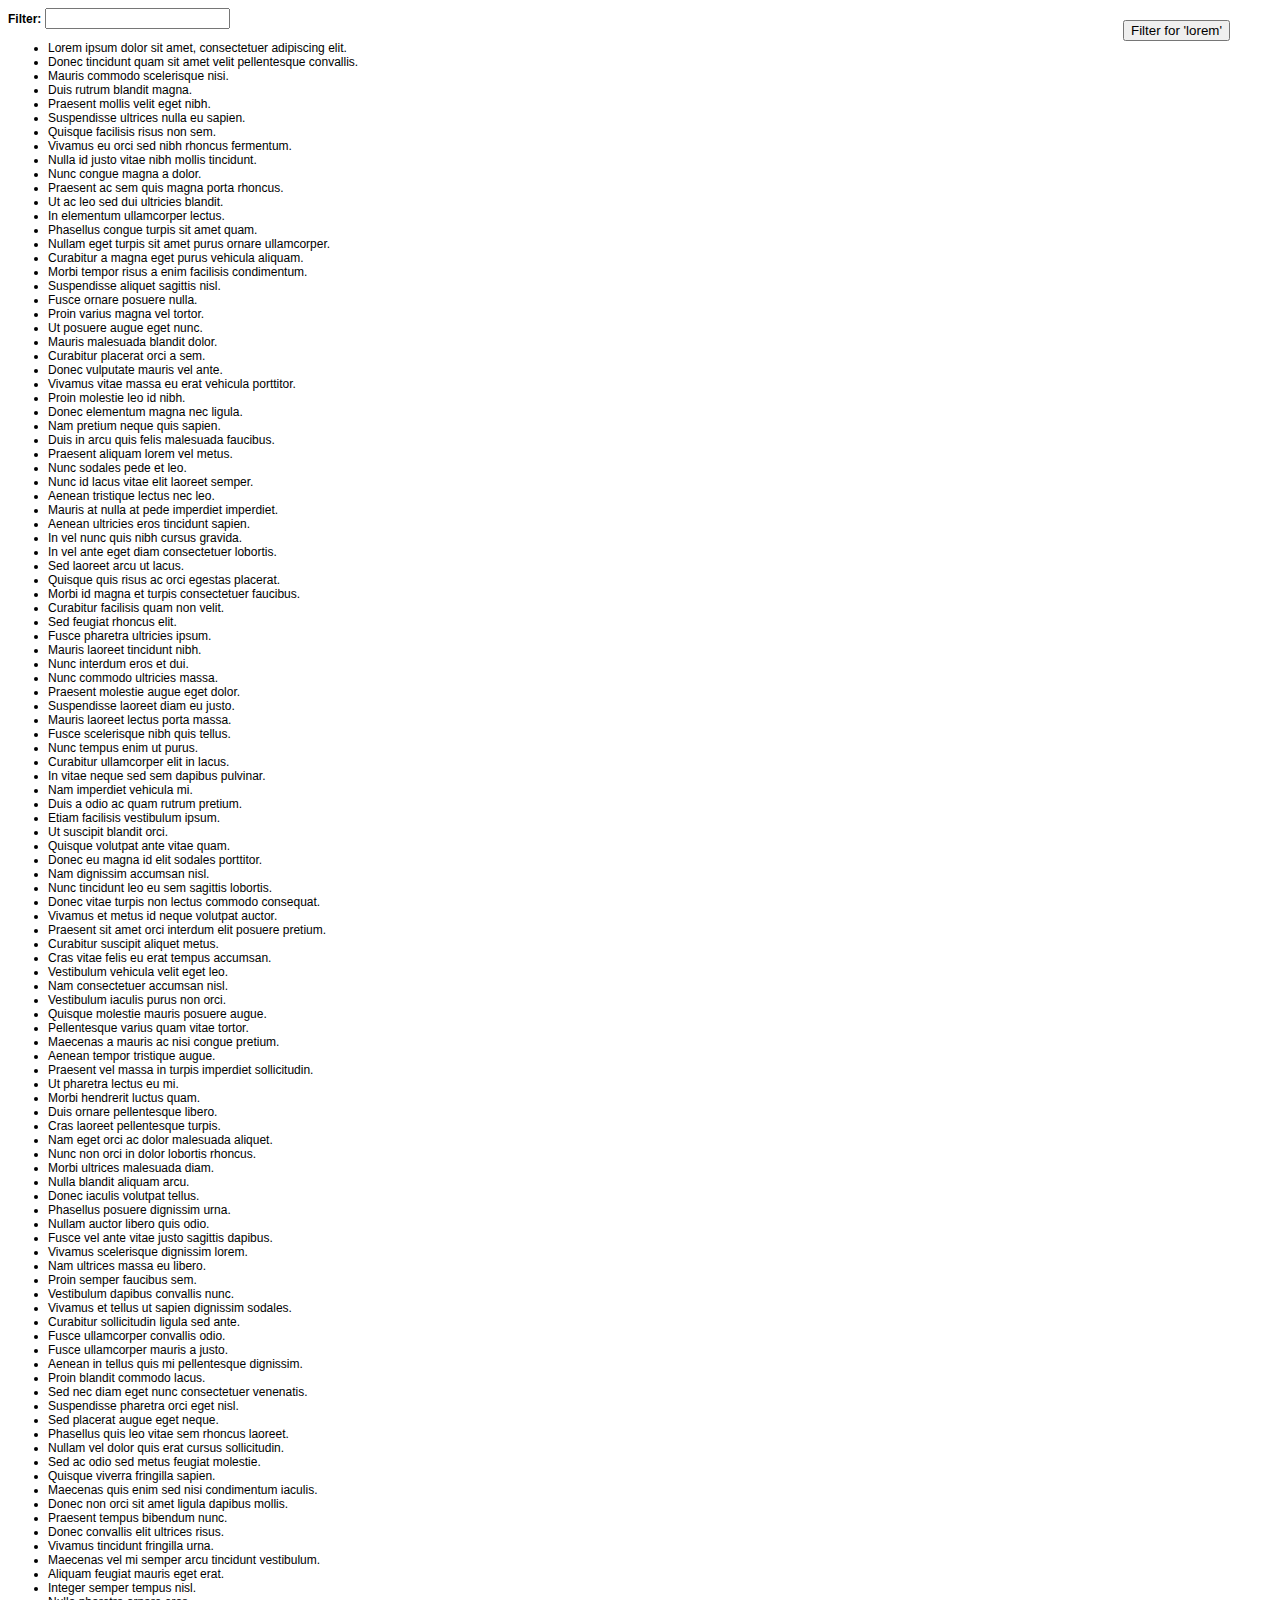
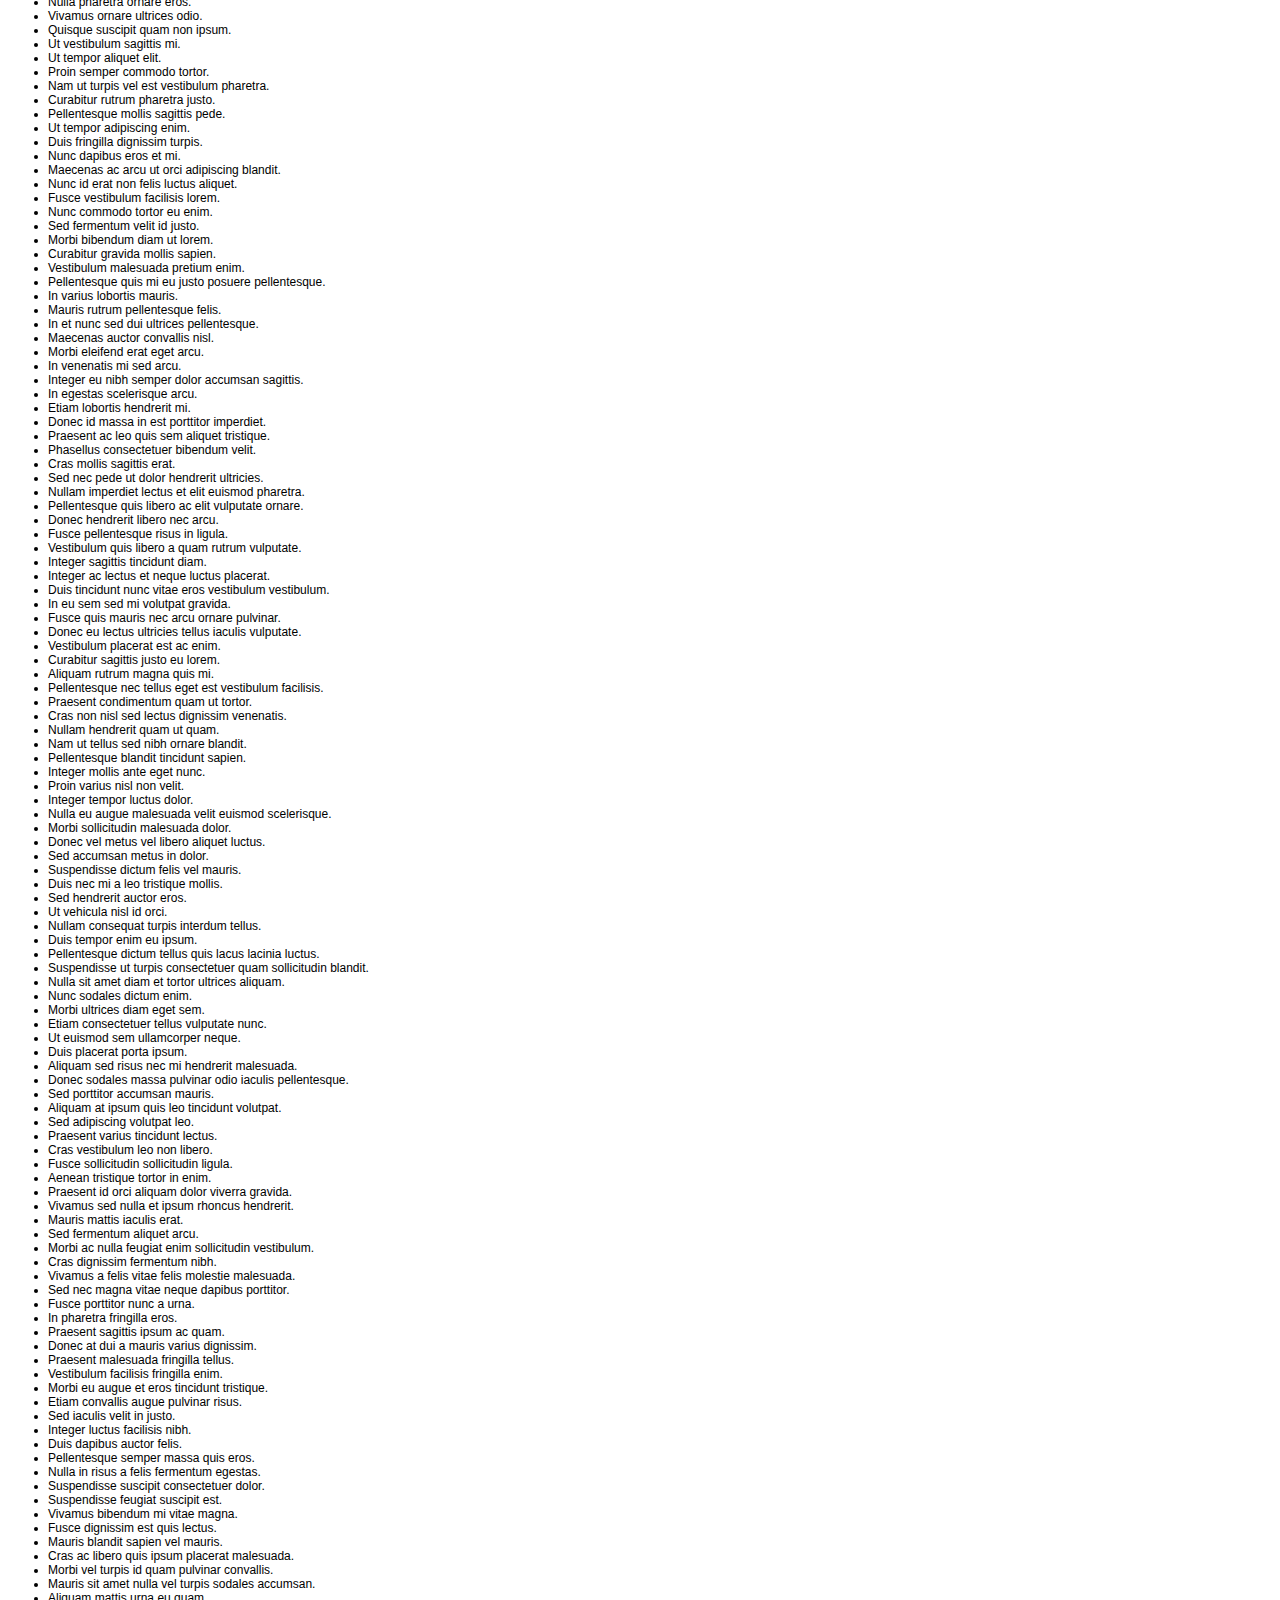
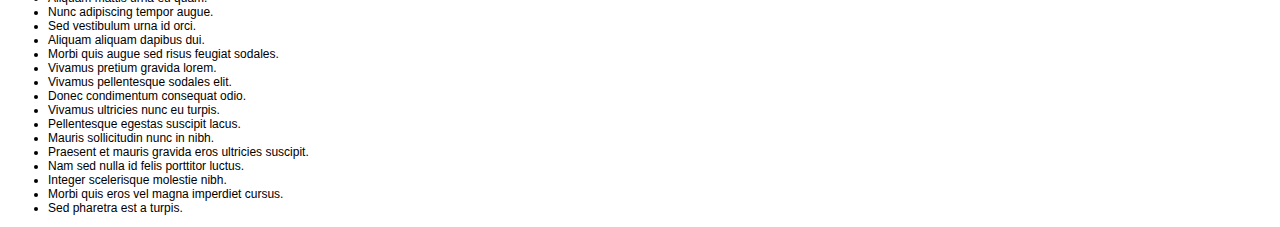
<file: example.html>
<!DOCTYPE html
		 PUBLIC "-//W3C//DTD XHTML 1.0 Strict//EN"
		 "http://www.w3.org/TR/xhtml1/DTD/xhtml1-strict.dtd">
<html xmlns="http://www.w3.org/1999/xhtml">
<head>
	<title>LiveQuery Example</title>
	<meta http-equiv="content-type" content="text/html; charset=UTF-8" />
	<script src="http://jquery.com/src/jquery-latest.pack.js" type="text/javascript"></script>
	<script src="jQueryLiveQuery.js" type="text/javascript"></script>
	<script src="LiveQueryExample.js" type="text/javascript"></script>
	<style type='text/css'>
		body{font:normal 12px sans-serif}
		.hidden{display:none}
		button{position:absolute;right:50px;top:20px;}

	</style>
</head>
<body>
<div id='filterForm'><strong>Filter:</strong> <input id='filter' /></div>
	<button>Filter for 'lorem'</button>
	<ul>
		<li>Lorem ipsum dolor sit amet, consectetuer adipiscing elit.</li>
		<li>Donec tincidunt quam sit amet velit pellentesque convallis.</li>
		<li>Mauris commodo scelerisque nisi.</li>
		<li>Duis rutrum blandit magna.</li>
		<li>Praesent mollis velit eget nibh.</li>
		<li>Suspendisse ultrices nulla eu sapien.</li>
		<li>Quisque facilisis risus non sem.</li>
		<li>Vivamus eu orci sed nibh rhoncus fermentum.</li>
		<li>Nulla id justo vitae nibh mollis tincidunt.</li>
		<li>Nunc congue magna a dolor.</li>
		<li>Praesent ac sem quis magna porta rhoncus.</li>
		<li>Ut ac leo sed dui ultricies blandit.</li>
		<li>In elementum ullamcorper lectus.</li>
		<li>Phasellus congue turpis sit amet quam.</li>
		<li>Nullam eget turpis sit amet purus ornare ullamcorper.</li>
		<li>Curabitur a magna eget purus vehicula aliquam.</li>
		<li>Morbi tempor risus a enim facilisis condimentum.</li>
		<li>Suspendisse aliquet sagittis nisl.</li>
		<li>Fusce ornare posuere nulla.</li>
		<li>Proin varius magna vel tortor.</li>
		<li>Ut posuere augue eget nunc.</li>
		<li>Mauris malesuada blandit dolor.</li>
		<li>Curabitur placerat orci a sem.</li>
		<li>Donec vulputate mauris vel ante.</li>
		<li>Vivamus vitae massa eu erat vehicula porttitor.</li>
		<li>Proin molestie leo id nibh.</li>
		<li>Donec elementum magna nec ligula.</li>
		<li>Nam pretium neque quis sapien.</li>
		<li>Duis in arcu quis felis malesuada faucibus.</li>
		<li>Praesent aliquam lorem vel metus.</li>
		<li>Nunc sodales pede et leo.</li>
		<li>Nunc id lacus vitae elit laoreet semper.</li>
		<li>Aenean tristique lectus nec leo.</li>
		<li>Mauris at nulla at pede imperdiet imperdiet.</li>
		<li>Aenean ultricies eros tincidunt sapien.</li>
		<li>In vel nunc quis nibh cursus gravida.</li>
		<li>In vel ante eget diam consectetuer lobortis.</li>
		<li>Sed laoreet arcu ut lacus.</li>
		<li>Quisque quis risus ac orci egestas placerat.</li>
		<li>Morbi id magna et turpis consectetuer faucibus.</li>
		<li>Curabitur facilisis quam non velit.</li>
		<li>Sed feugiat rhoncus elit.</li>
		<li>Fusce pharetra ultricies ipsum.</li>
		<li>Mauris laoreet tincidunt nibh.</li>
		<li>Nunc interdum eros et dui.</li>
		<li>Nunc commodo ultricies massa.</li>
		<li>Praesent molestie augue eget dolor.</li>
		<li>Suspendisse laoreet diam eu justo.</li>
		<li>Mauris laoreet lectus porta massa.</li>
		<li>Fusce scelerisque nibh quis tellus.</li>
		<li>Nunc tempus enim ut purus.</li>
		<li>Curabitur ullamcorper elit in lacus.</li>
		<li>In vitae neque sed sem dapibus pulvinar.</li>
		<li>Nam imperdiet vehicula mi.</li>
		<li>Duis a odio ac quam rutrum pretium.</li>
		<li>Etiam facilisis vestibulum ipsum.</li>
		<li>Ut suscipit blandit orci.</li>
		<li>Quisque volutpat ante vitae quam.</li>
		<li>Donec eu magna id elit sodales porttitor.</li>
		<li>Nam dignissim accumsan nisl.</li>
		<li>Nunc tincidunt leo eu sem sagittis lobortis.</li>
		<li>Donec vitae turpis non lectus commodo consequat.</li>
		<li>Vivamus et metus id neque volutpat auctor.</li>
		<li>Praesent sit amet orci interdum elit posuere pretium.</li>
		<li>Curabitur suscipit aliquet metus.</li>
		<li>Cras vitae felis eu erat tempus accumsan.</li>
		<li>Vestibulum vehicula velit eget leo.</li>
		<li>Nam consectetuer accumsan nisl.</li>
		<li>Vestibulum iaculis purus non orci.</li>
		<li>Quisque molestie mauris posuere augue.</li>
		<li>Pellentesque varius quam vitae tortor.</li>
		<li>Maecenas a mauris ac nisi congue pretium.</li>
		<li>Aenean tempor tristique augue.</li>
		<li>Praesent vel massa in turpis imperdiet sollicitudin.</li>
		<li>Ut pharetra lectus eu mi.</li>
		<li>Morbi hendrerit luctus quam.</li>
		<li>Duis ornare pellentesque libero.</li>
		<li>Cras laoreet pellentesque turpis.</li>
		<li>Nam eget orci ac dolor malesuada aliquet.</li>
		<li>Nunc non orci in dolor lobortis rhoncus.</li>
		<li>Morbi ultrices malesuada diam.</li>
		<li>Nulla blandit aliquam arcu.</li>
		<li>Donec iaculis volutpat tellus.</li>
		<li>Phasellus posuere dignissim urna.</li>
		<li>Nullam auctor libero quis odio.</li>
		<li>Fusce vel ante vitae justo sagittis dapibus.</li>
		<li>Vivamus scelerisque dignissim lorem.</li>
		<li>Nam ultrices massa eu libero.</li>
		<li>Proin semper faucibus sem.</li>
		<li>Vestibulum dapibus convallis nunc.</li>
		<li>Vivamus et tellus ut sapien dignissim sodales.</li>
		<li>Curabitur sollicitudin ligula sed ante.</li>
		<li>Fusce ullamcorper convallis odio.</li>
		<li>Fusce ullamcorper mauris a justo.</li>
		<li>Aenean in tellus quis mi pellentesque dignissim.</li>
		<li>Proin blandit commodo lacus.</li>
		<li>Sed nec diam eget nunc consectetuer venenatis.</li>
		<li>Suspendisse pharetra orci eget nisl.</li>
		<li>Sed placerat augue eget neque.</li>
		<li>Phasellus quis leo vitae sem rhoncus laoreet.</li>
		<li>Nullam vel dolor quis erat cursus sollicitudin.</li>
		<li>Sed ac odio sed metus feugiat molestie.</li>
		<li>Quisque viverra fringilla sapien.</li>
		<li>Maecenas quis enim sed nisi condimentum iaculis.</li>
		<li>Donec non orci sit amet ligula dapibus mollis.</li>
		<li>Praesent tempus bibendum nunc.</li>
		<li>Donec convallis elit ultrices risus.</li>
		<li>Vivamus tincidunt fringilla urna.</li>
		<li>Maecenas vel mi semper arcu tincidunt vestibulum.</li>
		<li>Aliquam feugiat mauris eget erat.</li>
		<li>Integer semper tempus nisl.</li>
		<li>Nulla pharetra ornare eros.</li>
		<li>Vivamus ornare ultrices odio.</li>
		<li>Quisque suscipit quam non ipsum.</li>
		<li>Ut vestibulum sagittis mi.</li>
		<li>Ut tempor aliquet elit.</li>
		<li>Proin semper commodo tortor.</li>
		<li>Nam ut turpis vel est vestibulum pharetra.</li>
		<li>Curabitur rutrum pharetra justo.</li>
		<li>Pellentesque mollis sagittis pede.</li>
		<li>Ut tempor adipiscing enim.</li>
		<li>Duis fringilla dignissim turpis.</li>
		<li>Nunc dapibus eros et mi.</li>
		<li>Maecenas ac arcu ut orci adipiscing blandit.</li>
		<li>Nunc id erat non felis luctus aliquet.</li>
		<li>Fusce vestibulum facilisis lorem.</li>
		<li>Nunc commodo tortor eu enim.</li>
		<li>Sed fermentum velit id justo.</li>
		<li>Morbi bibendum diam ut lorem.</li>
		<li>Curabitur gravida mollis sapien.</li>
		<li>Vestibulum malesuada pretium enim.</li>
		<li>Pellentesque quis mi eu justo posuere pellentesque.</li>
		<li>In varius lobortis mauris.</li>
		<li>Mauris rutrum pellentesque felis.</li>
		<li>In et nunc sed dui ultrices pellentesque.</li>
		<li>Maecenas auctor convallis nisl.</li>
		<li>Morbi eleifend erat eget arcu.</li>
		<li>In venenatis mi sed arcu.</li>
		<li>Integer eu nibh semper dolor accumsan sagittis.</li>
		<li>In egestas scelerisque arcu.</li>
		<li>Etiam lobortis hendrerit mi.</li>
		<li>Donec id massa in est porttitor imperdiet.</li>
		<li>Praesent ac leo quis sem aliquet tristique.</li>
		<li>Phasellus consectetuer bibendum velit.</li>
		<li>Cras mollis sagittis erat.</li>
		<li>Sed nec pede ut dolor hendrerit ultricies.</li>
		<li>Nullam imperdiet lectus et elit euismod pharetra.</li>
		<li>Pellentesque quis libero ac elit vulputate ornare.</li>
		<li>Donec hendrerit libero nec arcu.</li>
		<li>Fusce pellentesque risus in ligula.</li>
		<li>Vestibulum quis libero a quam rutrum vulputate.</li>
		<li>Integer sagittis tincidunt diam.</li>
		<li>Integer ac lectus et neque luctus placerat.</li>
		<li>Duis tincidunt nunc vitae eros vestibulum vestibulum.</li>
		<li>In eu sem sed mi volutpat gravida.</li>
		<li>Fusce quis mauris nec arcu ornare pulvinar.</li>
		<li>Donec eu lectus ultricies tellus iaculis vulputate.</li>
		<li>Vestibulum placerat est ac enim.</li>
		<li>Curabitur sagittis justo eu lorem.</li>
		<li>Aliquam rutrum magna quis mi.</li>
		<li>Pellentesque nec tellus eget est vestibulum facilisis.</li>
		<li>Praesent condimentum quam ut tortor.</li>
		<li>Cras non nisl sed lectus dignissim venenatis.</li>
		<li>Nullam hendrerit quam ut quam.</li>
		<li>Nam ut tellus sed nibh ornare blandit.</li>
		<li>Pellentesque blandit tincidunt sapien.</li>
		<li>Integer mollis ante eget nunc.</li>
		<li>Proin varius nisl non velit.</li>
		<li>Integer tempor luctus dolor.</li>
		<li>Nulla eu augue malesuada velit euismod scelerisque.</li>
		<li>Morbi sollicitudin malesuada dolor.</li>
		<li>Donec vel metus vel libero aliquet luctus.</li>
		<li>Sed accumsan metus in dolor.</li>
		<li>Suspendisse dictum felis vel mauris.</li>
		<li>Duis nec mi a leo tristique mollis.</li>
		<li>Sed hendrerit auctor eros.</li>
		<li>Ut vehicula nisl id orci.</li>
		<li>Nullam consequat turpis interdum tellus.</li>
		<li>Duis tempor enim eu ipsum.</li>
		<li>Pellentesque dictum tellus quis lacus lacinia luctus.</li>
		<li>Suspendisse ut turpis consectetuer quam sollicitudin blandit.</li>
		<li>Nulla sit amet diam et tortor ultrices aliquam.</li>
		<li>Nunc sodales dictum enim.</li>
		<li>Morbi ultrices diam eget sem.</li>
		<li>Etiam consectetuer tellus vulputate nunc.</li>
		<li>Ut euismod sem ullamcorper neque.</li>
		<li>Duis placerat porta ipsum.</li>
		<li>Aliquam sed risus nec mi hendrerit malesuada.</li>
		<li>Donec sodales massa pulvinar odio iaculis pellentesque.</li>
		<li>Sed porttitor accumsan mauris.</li>
		<li>Aliquam at ipsum quis leo tincidunt volutpat.</li>
		<li>Sed adipiscing volutpat leo.</li>
		<li>Praesent varius tincidunt lectus.</li>
		<li>Cras vestibulum leo non libero.</li>
		<li>Fusce sollicitudin sollicitudin ligula.</li>
		<li>Aenean tristique tortor in enim.</li>
		<li>Praesent id orci aliquam dolor viverra gravida.</li>
		<li>Vivamus sed nulla et ipsum rhoncus hendrerit.</li>
		<li>Mauris mattis iaculis erat.</li>
		<li>Sed fermentum aliquet arcu.</li>
		<li>Morbi ac nulla feugiat enim sollicitudin vestibulum.</li>
		<li>Cras dignissim fermentum nibh.</li>
		<li>Vivamus a felis vitae felis molestie malesuada.</li>
		<li>Sed nec magna vitae neque dapibus porttitor.</li>
		<li>Fusce porttitor nunc a urna.</li>
		<li>In pharetra fringilla eros.</li>
		<li>Praesent sagittis ipsum ac quam.</li>
		<li>Donec at dui a mauris varius dignissim.</li>
		<li>Praesent malesuada fringilla tellus.</li>
		<li>Vestibulum facilisis fringilla enim.</li>
		<li>Morbi eu augue et eros tincidunt tristique.</li>
		<li>Etiam convallis augue pulvinar risus.</li>
		<li>Sed iaculis velit in justo.</li>
		<li>Integer luctus facilisis nibh.</li>
		<li>Duis dapibus auctor felis.</li>
		<li>Pellentesque semper massa quis eros.</li>
		<li>Nulla in risus a felis fermentum egestas.</li>
		<li>Suspendisse suscipit consectetuer dolor.</li>
		<li>Suspendisse feugiat suscipit est.</li>
		<li>Vivamus bibendum mi vitae magna.</li>
		<li>Fusce dignissim est quis lectus.</li>
		<li>Mauris blandit sapien vel mauris.</li>
		<li>Cras ac libero quis ipsum placerat malesuada.</li>
		<li>Morbi vel turpis id quam pulvinar convallis.</li>
		<li>Mauris sit amet nulla vel turpis sodales accumsan.</li>
		<li>Aliquam mattis urna eu quam.</li>
		<li>Nunc adipiscing tempor augue.</li>
		<li>Sed vestibulum urna id orci.</li>
		<li>Aliquam aliquam dapibus dui.</li>
		<li>Morbi quis augue sed risus feugiat sodales.</li>
		<li>Vivamus pretium gravida lorem.</li>
		<li>Vivamus pellentesque sodales elit.</li>
		<li>Donec condimentum consequat odio.</li>
		<li>Vivamus ultricies nunc eu turpis.</li>
		<li>Pellentesque egestas suscipit lacus.</li>
		<li>Mauris sollicitudin nunc in nibh.</li>
		<li>Praesent et mauris gravida eros ultricies suscipit.</li>
		<li>Nam sed nulla id felis porttitor luctus.</li>
		<li>Integer scelerisque molestie nibh.</li>
		<li>Morbi quis eros vel magna imperdiet cursus.</li>
		<li>Sed pharetra est a turpis.</li>
	</ul>
</body>
</html>
</file>
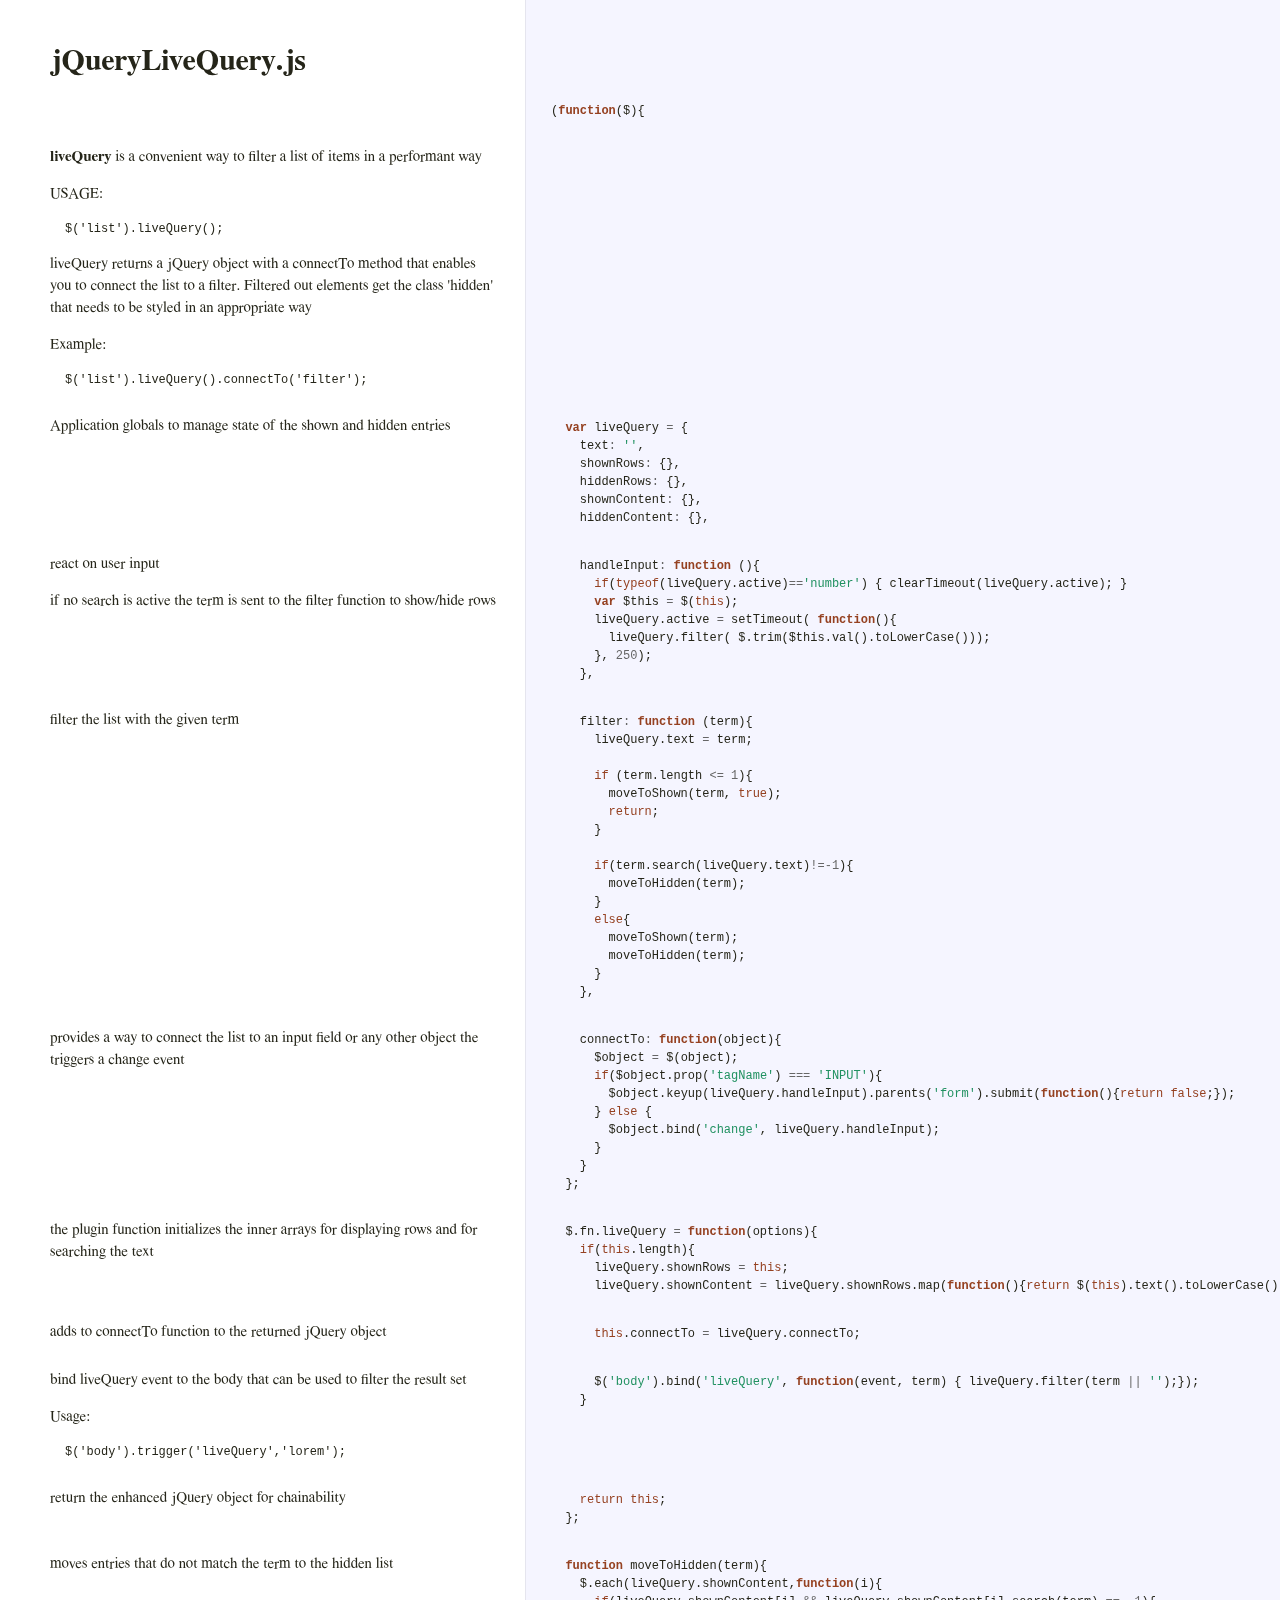
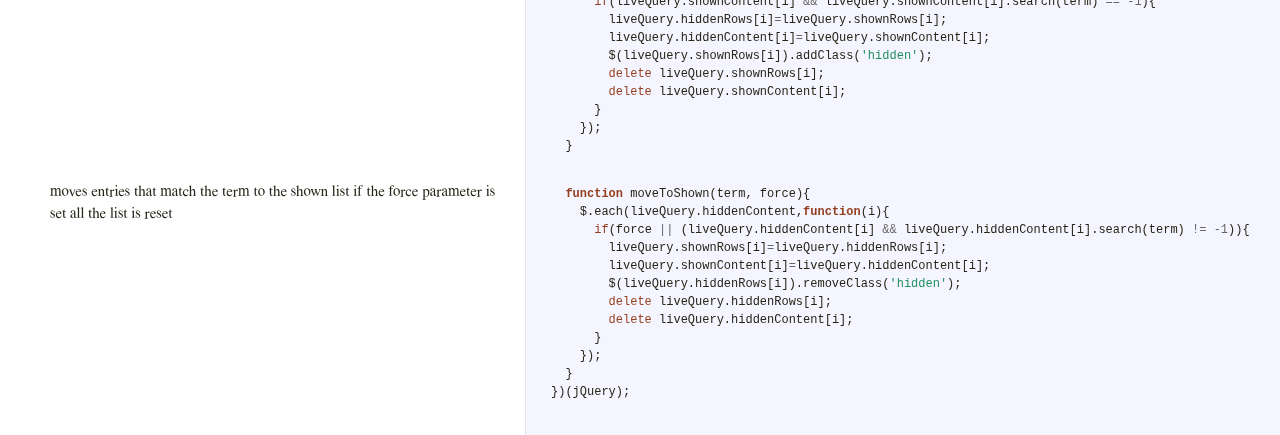
<file: docs/jQueryLiveQuery.html>
<!DOCTYPE html>  <html> <head>   <title>jQueryLiveQuery.js</title>   <meta http-equiv="content-type" content="text/html; charset=UTF-8">   <link rel="stylesheet" media="all" href="docco.css" /> </head> <body>   <div id="container">     <div id="background"></div>          <table cellpadding="0" cellspacing="0">       <thead>         <tr>           <th class="docs">             <h1>               jQueryLiveQuery.js             </h1>           </th>           <th class="code">           </th>         </tr>       </thead>       <tbody>                               <tr id="section-1">             <td class="docs">               <div class="pilwrap">                 <a class="pilcrow" href="#section-1">&#182;</a>               </div>                            </td>             <td class="code">               <div class="highlight"><pre><span class="p">(</span><span class="kd">function</span><span class="p">(</span><span class="nx">$</span><span class="p">){</span></pre></div>             </td>           </tr>                               <tr id="section-2">             <td class="docs">               <div class="pilwrap">                 <a class="pilcrow" href="#section-2">&#182;</a>               </div>               <p><strong>liveQuery</strong> is a convenient way to filter a list of items in a performant way</p>

<p>USAGE:</p>

<pre><code>$('list').liveQuery();
</code></pre>

<p>liveQuery returns a jQuery object with a connectTo method that
enables you to connect the list to a filter. Filtered out elements
get the class 'hidden' that needs to be styled in an appropriate way</p>

<p>Example:</p>

<pre><code>$('list').liveQuery().connectTo('filter');
</code></pre>             </td>             <td class="code">               <div class="highlight"><pre></pre></div>             </td>           </tr>                               <tr id="section-3">             <td class="docs">               <div class="pilwrap">                 <a class="pilcrow" href="#section-3">&#182;</a>               </div>               <p>Application globals to manage state of the shown and hidden entries</p>             </td>             <td class="code">               <div class="highlight"><pre>  <span class="kd">var</span> <span class="nx">liveQuery</span> <span class="o">=</span> <span class="p">{</span>
    <span class="nx">text</span><span class="o">:</span> <span class="s1">&#39;&#39;</span><span class="p">,</span>
    <span class="nx">shownRows</span><span class="o">:</span> <span class="p">{},</span>
    <span class="nx">hiddenRows</span><span class="o">:</span> <span class="p">{},</span>
    <span class="nx">shownContent</span><span class="o">:</span> <span class="p">{},</span>
    <span class="nx">hiddenContent</span><span class="o">:</span> <span class="p">{},</span></pre></div>             </td>           </tr>                               <tr id="section-4">             <td class="docs">               <div class="pilwrap">                 <a class="pilcrow" href="#section-4">&#182;</a>               </div>               <p>react on user input</p>

<p>if no search is active the term is sent to the filter function to show/hide rows</p>             </td>             <td class="code">               <div class="highlight"><pre>    <span class="nx">handleInput</span><span class="o">:</span> <span class="kd">function</span> <span class="p">(){</span>
      <span class="k">if</span><span class="p">(</span><span class="k">typeof</span><span class="p">(</span><span class="nx">liveQuery</span><span class="p">.</span><span class="nx">active</span><span class="p">)</span><span class="o">==</span><span class="s1">&#39;number&#39;</span><span class="p">)</span> <span class="p">{</span> <span class="nx">clearTimeout</span><span class="p">(</span><span class="nx">liveQuery</span><span class="p">.</span><span class="nx">active</span><span class="p">);</span> <span class="p">}</span>
      <span class="kd">var</span> <span class="nx">$this</span> <span class="o">=</span> <span class="nx">$</span><span class="p">(</span><span class="k">this</span><span class="p">);</span>
      <span class="nx">liveQuery</span><span class="p">.</span><span class="nx">active</span> <span class="o">=</span> <span class="nx">setTimeout</span><span class="p">(</span> <span class="kd">function</span><span class="p">(){</span>
        <span class="nx">liveQuery</span><span class="p">.</span><span class="nx">filter</span><span class="p">(</span> <span class="nx">$</span><span class="p">.</span><span class="nx">trim</span><span class="p">(</span><span class="nx">$this</span><span class="p">.</span><span class="nx">val</span><span class="p">().</span><span class="nx">toLowerCase</span><span class="p">()));</span>
      <span class="p">},</span> <span class="mi">250</span><span class="p">);</span>
    <span class="p">},</span></pre></div>             </td>           </tr>                               <tr id="section-5">             <td class="docs">               <div class="pilwrap">                 <a class="pilcrow" href="#section-5">&#182;</a>               </div>               <p>filter the list with the given term</p>             </td>             <td class="code">               <div class="highlight"><pre>    <span class="nx">filter</span><span class="o">:</span> <span class="kd">function</span> <span class="p">(</span><span class="nx">term</span><span class="p">){</span>
      <span class="nx">liveQuery</span><span class="p">.</span><span class="nx">text</span> <span class="o">=</span> <span class="nx">term</span><span class="p">;</span>

      <span class="k">if</span> <span class="p">(</span><span class="nx">term</span><span class="p">.</span><span class="nx">length</span> <span class="o">&lt;=</span> <span class="mi">1</span><span class="p">){</span>
        <span class="nx">moveToShown</span><span class="p">(</span><span class="nx">term</span><span class="p">,</span> <span class="kc">true</span><span class="p">);</span>
        <span class="k">return</span><span class="p">;</span>
      <span class="p">}</span>

      <span class="k">if</span><span class="p">(</span><span class="nx">term</span><span class="p">.</span><span class="nx">search</span><span class="p">(</span><span class="nx">liveQuery</span><span class="p">.</span><span class="nx">text</span><span class="p">)</span><span class="o">!=-</span><span class="mi">1</span><span class="p">){</span>
        <span class="nx">moveToHidden</span><span class="p">(</span><span class="nx">term</span><span class="p">);</span>
      <span class="p">}</span>
      <span class="k">else</span><span class="p">{</span>
        <span class="nx">moveToShown</span><span class="p">(</span><span class="nx">term</span><span class="p">);</span>
        <span class="nx">moveToHidden</span><span class="p">(</span><span class="nx">term</span><span class="p">);</span>
      <span class="p">}</span>
    <span class="p">},</span></pre></div>             </td>           </tr>                               <tr id="section-6">             <td class="docs">               <div class="pilwrap">                 <a class="pilcrow" href="#section-6">&#182;</a>               </div>               <p>provides a way to connect the list to an input field
or any other object the triggers a change event</p>             </td>             <td class="code">               <div class="highlight"><pre>    <span class="nx">connectTo</span><span class="o">:</span> <span class="kd">function</span><span class="p">(</span><span class="nx">object</span><span class="p">){</span>
      <span class="nx">$object</span> <span class="o">=</span> <span class="nx">$</span><span class="p">(</span><span class="nx">object</span><span class="p">);</span>
      <span class="k">if</span><span class="p">(</span><span class="nx">$object</span><span class="p">.</span><span class="nx">prop</span><span class="p">(</span><span class="s1">&#39;tagName&#39;</span><span class="p">)</span> <span class="o">===</span> <span class="s1">&#39;INPUT&#39;</span><span class="p">){</span>
        <span class="nx">$object</span><span class="p">.</span><span class="nx">keyup</span><span class="p">(</span><span class="nx">liveQuery</span><span class="p">.</span><span class="nx">handleInput</span><span class="p">).</span><span class="nx">parents</span><span class="p">(</span><span class="s1">&#39;form&#39;</span><span class="p">).</span><span class="nx">submit</span><span class="p">(</span><span class="kd">function</span><span class="p">(){</span><span class="k">return</span> <span class="kc">false</span><span class="p">;});</span>
      <span class="p">}</span> <span class="k">else</span> <span class="p">{</span>
        <span class="nx">$object</span><span class="p">.</span><span class="nx">bind</span><span class="p">(</span><span class="s1">&#39;change&#39;</span><span class="p">,</span> <span class="nx">liveQuery</span><span class="p">.</span><span class="nx">handleInput</span><span class="p">);</span>
      <span class="p">}</span>
    <span class="p">}</span>
  <span class="p">};</span></pre></div>             </td>           </tr>                               <tr id="section-7">             <td class="docs">               <div class="pilwrap">                 <a class="pilcrow" href="#section-7">&#182;</a>               </div>               <p>the plugin function initializes the inner arrays for displaying rows
and for searching the text</p>             </td>             <td class="code">               <div class="highlight"><pre>  <span class="nx">$</span><span class="p">.</span><span class="nx">fn</span><span class="p">.</span><span class="nx">liveQuery</span> <span class="o">=</span> <span class="kd">function</span><span class="p">(</span><span class="nx">options</span><span class="p">){</span>
    <span class="k">if</span><span class="p">(</span><span class="k">this</span><span class="p">.</span><span class="nx">length</span><span class="p">){</span>
      <span class="nx">liveQuery</span><span class="p">.</span><span class="nx">shownRows</span> <span class="o">=</span> <span class="k">this</span><span class="p">;</span>
      <span class="nx">liveQuery</span><span class="p">.</span><span class="nx">shownContent</span> <span class="o">=</span> <span class="nx">liveQuery</span><span class="p">.</span><span class="nx">shownRows</span><span class="p">.</span><span class="nx">map</span><span class="p">(</span><span class="kd">function</span><span class="p">(){</span><span class="k">return</span> <span class="nx">$</span><span class="p">(</span><span class="k">this</span><span class="p">).</span><span class="nx">text</span><span class="p">().</span><span class="nx">toLowerCase</span><span class="p">();});</span></pre></div>             </td>           </tr>                               <tr id="section-8">             <td class="docs">               <div class="pilwrap">                 <a class="pilcrow" href="#section-8">&#182;</a>               </div>               <p>adds to connectTo function to the returned jQuery object</p>             </td>             <td class="code">               <div class="highlight"><pre>      <span class="k">this</span><span class="p">.</span><span class="nx">connectTo</span> <span class="o">=</span> <span class="nx">liveQuery</span><span class="p">.</span><span class="nx">connectTo</span><span class="p">;</span></pre></div>             </td>           </tr>                               <tr id="section-9">             <td class="docs">               <div class="pilwrap">                 <a class="pilcrow" href="#section-9">&#182;</a>               </div>               <p>bind liveQuery event to the body that can be used to filter the result set</p>

<p>Usage:</p>

<pre><code>$('body').trigger('liveQuery','lorem');
</code></pre>             </td>             <td class="code">               <div class="highlight"><pre>      <span class="nx">$</span><span class="p">(</span><span class="s1">&#39;body&#39;</span><span class="p">).</span><span class="nx">bind</span><span class="p">(</span><span class="s1">&#39;liveQuery&#39;</span><span class="p">,</span> <span class="kd">function</span><span class="p">(</span><span class="nx">event</span><span class="p">,</span> <span class="nx">term</span><span class="p">)</span> <span class="p">{</span> <span class="nx">liveQuery</span><span class="p">.</span><span class="nx">filter</span><span class="p">(</span><span class="nx">term</span> <span class="o">||</span> <span class="s1">&#39;&#39;</span><span class="p">);});</span>
    <span class="p">}</span></pre></div>             </td>           </tr>                               <tr id="section-10">             <td class="docs">               <div class="pilwrap">                 <a class="pilcrow" href="#section-10">&#182;</a>               </div>               <p>return the enhanced jQuery object for chainability</p>             </td>             <td class="code">               <div class="highlight"><pre>    <span class="k">return</span> <span class="k">this</span><span class="p">;</span>
  <span class="p">};</span></pre></div>             </td>           </tr>                               <tr id="section-11">             <td class="docs">               <div class="pilwrap">                 <a class="pilcrow" href="#section-11">&#182;</a>               </div>               <p>moves entries that do not match the term to the hidden list</p>             </td>             <td class="code">               <div class="highlight"><pre>  <span class="kd">function</span> <span class="nx">moveToHidden</span><span class="p">(</span><span class="nx">term</span><span class="p">){</span>
    <span class="nx">$</span><span class="p">.</span><span class="nx">each</span><span class="p">(</span><span class="nx">liveQuery</span><span class="p">.</span><span class="nx">shownContent</span><span class="p">,</span><span class="kd">function</span><span class="p">(</span><span class="nx">i</span><span class="p">){</span>
      <span class="k">if</span><span class="p">(</span><span class="nx">liveQuery</span><span class="p">.</span><span class="nx">shownContent</span><span class="p">[</span><span class="nx">i</span><span class="p">]</span> <span class="o">&amp;&amp;</span> <span class="nx">liveQuery</span><span class="p">.</span><span class="nx">shownContent</span><span class="p">[</span><span class="nx">i</span><span class="p">].</span><span class="nx">search</span><span class="p">(</span><span class="nx">term</span><span class="p">)</span> <span class="o">==</span> <span class="o">-</span><span class="mi">1</span><span class="p">){</span>
        <span class="nx">liveQuery</span><span class="p">.</span><span class="nx">hiddenRows</span><span class="p">[</span><span class="nx">i</span><span class="p">]</span><span class="o">=</span><span class="nx">liveQuery</span><span class="p">.</span><span class="nx">shownRows</span><span class="p">[</span><span class="nx">i</span><span class="p">];</span>
        <span class="nx">liveQuery</span><span class="p">.</span><span class="nx">hiddenContent</span><span class="p">[</span><span class="nx">i</span><span class="p">]</span><span class="o">=</span><span class="nx">liveQuery</span><span class="p">.</span><span class="nx">shownContent</span><span class="p">[</span><span class="nx">i</span><span class="p">];</span>
        <span class="nx">$</span><span class="p">(</span><span class="nx">liveQuery</span><span class="p">.</span><span class="nx">shownRows</span><span class="p">[</span><span class="nx">i</span><span class="p">]).</span><span class="nx">addClass</span><span class="p">(</span><span class="s1">&#39;hidden&#39;</span><span class="p">);</span>
        <span class="k">delete</span> <span class="nx">liveQuery</span><span class="p">.</span><span class="nx">shownRows</span><span class="p">[</span><span class="nx">i</span><span class="p">];</span>
        <span class="k">delete</span> <span class="nx">liveQuery</span><span class="p">.</span><span class="nx">shownContent</span><span class="p">[</span><span class="nx">i</span><span class="p">];</span>
      <span class="p">}</span>
    <span class="p">});</span>
  <span class="p">}</span></pre></div>             </td>           </tr>                               <tr id="section-12">             <td class="docs">               <div class="pilwrap">                 <a class="pilcrow" href="#section-12">&#182;</a>               </div>               <p>moves entries that match the term to the shown list
if the force parameter is set all the list is reset</p>             </td>             <td class="code">               <div class="highlight"><pre>  <span class="kd">function</span> <span class="nx">moveToShown</span><span class="p">(</span><span class="nx">term</span><span class="p">,</span> <span class="nx">force</span><span class="p">){</span>
    <span class="nx">$</span><span class="p">.</span><span class="nx">each</span><span class="p">(</span><span class="nx">liveQuery</span><span class="p">.</span><span class="nx">hiddenContent</span><span class="p">,</span><span class="kd">function</span><span class="p">(</span><span class="nx">i</span><span class="p">){</span>
      <span class="k">if</span><span class="p">(</span><span class="nx">force</span> <span class="o">||</span> <span class="p">(</span><span class="nx">liveQuery</span><span class="p">.</span><span class="nx">hiddenContent</span><span class="p">[</span><span class="nx">i</span><span class="p">]</span> <span class="o">&amp;&amp;</span> <span class="nx">liveQuery</span><span class="p">.</span><span class="nx">hiddenContent</span><span class="p">[</span><span class="nx">i</span><span class="p">].</span><span class="nx">search</span><span class="p">(</span><span class="nx">term</span><span class="p">)</span> <span class="o">!=</span> <span class="o">-</span><span class="mi">1</span><span class="p">)){</span>
        <span class="nx">liveQuery</span><span class="p">.</span><span class="nx">shownRows</span><span class="p">[</span><span class="nx">i</span><span class="p">]</span><span class="o">=</span><span class="nx">liveQuery</span><span class="p">.</span><span class="nx">hiddenRows</span><span class="p">[</span><span class="nx">i</span><span class="p">];</span>
        <span class="nx">liveQuery</span><span class="p">.</span><span class="nx">shownContent</span><span class="p">[</span><span class="nx">i</span><span class="p">]</span><span class="o">=</span><span class="nx">liveQuery</span><span class="p">.</span><span class="nx">hiddenContent</span><span class="p">[</span><span class="nx">i</span><span class="p">];</span>
        <span class="nx">$</span><span class="p">(</span><span class="nx">liveQuery</span><span class="p">.</span><span class="nx">hiddenRows</span><span class="p">[</span><span class="nx">i</span><span class="p">]).</span><span class="nx">removeClass</span><span class="p">(</span><span class="s1">&#39;hidden&#39;</span><span class="p">);</span>
        <span class="k">delete</span> <span class="nx">liveQuery</span><span class="p">.</span><span class="nx">hiddenRows</span><span class="p">[</span><span class="nx">i</span><span class="p">];</span>
        <span class="k">delete</span> <span class="nx">liveQuery</span><span class="p">.</span><span class="nx">hiddenContent</span><span class="p">[</span><span class="nx">i</span><span class="p">];</span>
      <span class="p">}</span>
    <span class="p">});</span>
  <span class="p">}</span>
<span class="p">})(</span><span class="nx">jQuery</span><span class="p">);</span>

</pre></div>             </td>           </tr>                </tbody>     </table>   </div> </body> </html>
</file>
<file: docs/docco.css>
/*--------------------- Layout and Typography ----------------------------*/
body {
  font-family: 'Palatino Linotype', 'Book Antiqua', Palatino, FreeSerif, serif;
  font-size: 15px;
  line-height: 22px;
  color: #252519;
  margin: 0; padding: 0;
}
a {
  color: #261a3b;
}
  a:visited {
    color: #261a3b;
  }
p {
  margin: 0 0 15px 0;
}
h1, h2, h3, h4, h5, h6 {
  margin: 0px 0 15px 0;
}
  h1 {
    margin-top: 40px;
  }
#container {
  position: relative;
}
#background {
  position: fixed;
  top: 0; left: 525px; right: 0; bottom: 0;
  background: #f5f5ff;
  border-left: 1px solid #e5e5ee;
  z-index: -1;
}
#jump_to, #jump_page {
  background: white;
  -webkit-box-shadow: 0 0 25px #777; -moz-box-shadow: 0 0 25px #777;
  -webkit-border-bottom-left-radius: 5px; -moz-border-radius-bottomleft: 5px;
  font: 10px Arial;
  text-transform: uppercase;
  cursor: pointer;
  text-align: right;
}
#jump_to, #jump_wrapper {
  position: fixed;
  right: 0; top: 0;
  padding: 5px 10px;
}
  #jump_wrapper {
    padding: 0;
    display: none;
  }
    #jump_to:hover #jump_wrapper {
      display: block;
    }
    #jump_page {
      padding: 5px 0 3px;
      margin: 0 0 25px 25px;
    }
      #jump_page .source {
        display: block;
        padding: 5px 10px;
        text-decoration: none;
        border-top: 1px solid #eee;
      }
        #jump_page .source:hover {
          background: #f5f5ff;
        }
        #jump_page .source:first-child {
        }
table td {
  border: 0;
  outline: 0;
}
  td.docs, th.docs {
    max-width: 450px;
    min-width: 450px;
    min-height: 5px;
    padding: 10px 25px 1px 50px;
    overflow-x: hidden;
    vertical-align: top;
    text-align: left;
  }
    .docs pre {
      margin: 15px 0 15px;
      padding-left: 15px;
    }
    .docs p tt, .docs p code {
      background: #f8f8ff;
      border: 1px solid #dedede;
      font-size: 12px;
      padding: 0 0.2em;
    }
    .pilwrap {
      position: relative;
    }
      .pilcrow {
        font: 12px Arial;
        text-decoration: none;
        color: #454545;
        position: absolute;
        top: 3px; left: -20px;
        padding: 1px 2px;
        opacity: 0;
        -webkit-transition: opacity 0.2s linear;
      }
        td.docs:hover .pilcrow {
          opacity: 1;
        }
  td.code, th.code {
    padding: 14px 15px 16px 25px;
    width: 100%;
    vertical-align: top;
    background: #f5f5ff;
    border-left: 1px solid #e5e5ee;
  }
    pre, tt, code {
      font-size: 12px; line-height: 18px;
      font-family: Monaco, Consolas, "Lucida Console", monospace;
      margin: 0; padding: 0;
    }


/*---------------------- Syntax Highlighting -----------------------------*/
td.linenos { background-color: #f0f0f0; padding-right: 10px; }
span.lineno { background-color: #f0f0f0; padding: 0 5px 0 5px; }
body .hll { background-color: #ffffcc }
body .c { color: #408080; font-style: italic }  /* Comment */
body .err { border: 1px solid #FF0000 }         /* Error */
body .k { color: #954121 }                      /* Keyword */
body .o { color: #666666 }                      /* Operator */
body .cm { color: #408080; font-style: italic } /* Comment.Multiline */
body .cp { color: #BC7A00 }                     /* Comment.Preproc */
body .c1 { color: #408080; font-style: italic } /* Comment.Single */
body .cs { color: #408080; font-style: italic } /* Comment.Special */
body .gd { color: #A00000 }                     /* Generic.Deleted */
body .ge { font-style: italic }                 /* Generic.Emph */
body .gr { color: #FF0000 }                     /* Generic.Error */
body .gh { color: #000080; font-weight: bold }  /* Generic.Heading */
body .gi { color: #00A000 }                     /* Generic.Inserted */
body .go { color: #808080 }                     /* Generic.Output */
body .gp { color: #000080; font-weight: bold }  /* Generic.Prompt */
body .gs { font-weight: bold }                  /* Generic.Strong */
body .gu { color: #800080; font-weight: bold }  /* Generic.Subheading */
body .gt { color: #0040D0 }                     /* Generic.Traceback */
body .kc { color: #954121 }                     /* Keyword.Constant */
body .kd { color: #954121; font-weight: bold }  /* Keyword.Declaration */
body .kn { color: #954121; font-weight: bold }  /* Keyword.Namespace */
body .kp { color: #954121 }                     /* Keyword.Pseudo */
body .kr { color: #954121; font-weight: bold }  /* Keyword.Reserved */
body .kt { color: #B00040 }                     /* Keyword.Type */
body .m { color: #666666 }                      /* Literal.Number */
body .s { color: #219161 }                      /* Literal.String */
body .na { color: #7D9029 }                     /* Name.Attribute */
body .nb { color: #954121 }                     /* Name.Builtin */
body .nc { color: #0000FF; font-weight: bold }  /* Name.Class */
body .no { color: #880000 }                     /* Name.Constant */
body .nd { color: #AA22FF }                     /* Name.Decorator */
body .ni { color: #999999; font-weight: bold }  /* Name.Entity */
body .ne { color: #D2413A; font-weight: bold }  /* Name.Exception */
body .nf { color: #0000FF }                     /* Name.Function */
body .nl { color: #A0A000 }                     /* Name.Label */
body .nn { color: #0000FF; font-weight: bold }  /* Name.Namespace */
body .nt { color: #954121; font-weight: bold }  /* Name.Tag */
body .nv { color: #19469D }                     /* Name.Variable */
body .ow { color: #AA22FF; font-weight: bold }  /* Operator.Word */
body .w { color: #bbbbbb }                      /* Text.Whitespace */
body .mf { color: #666666 }                     /* Literal.Number.Float */
body .mh { color: #666666 }                     /* Literal.Number.Hex */
body .mi { color: #666666 }                     /* Literal.Number.Integer */
body .mo { color: #666666 }                     /* Literal.Number.Oct */
body .sb { color: #219161 }                     /* Literal.String.Backtick */
body .sc { color: #219161 }                     /* Literal.String.Char */
body .sd { color: #219161; font-style: italic } /* Literal.String.Doc */
body .s2 { color: #219161 }                     /* Literal.String.Double */
body .se { color: #BB6622; font-weight: bold }  /* Literal.String.Escape */
body .sh { color: #219161 }                     /* Literal.String.Heredoc */
body .si { color: #BB6688; font-weight: bold }  /* Literal.String.Interpol */
body .sx { color: #954121 }                     /* Literal.String.Other */
body .sr { color: #BB6688 }                     /* Literal.String.Regex */
body .s1 { color: #219161 }                     /* Literal.String.Single */
body .ss { color: #19469D }                     /* Literal.String.Symbol */
body .bp { color: #954121 }                     /* Name.Builtin.Pseudo */
body .vc { color: #19469D }                     /* Name.Variable.Class */
body .vg { color: #19469D }                     /* Name.Variable.Global */
body .vi { color: #19469D }                     /* Name.Variable.Instance */
body .il { color: #666666 }                     /* Literal.Number.Integer.Long */
</file>
